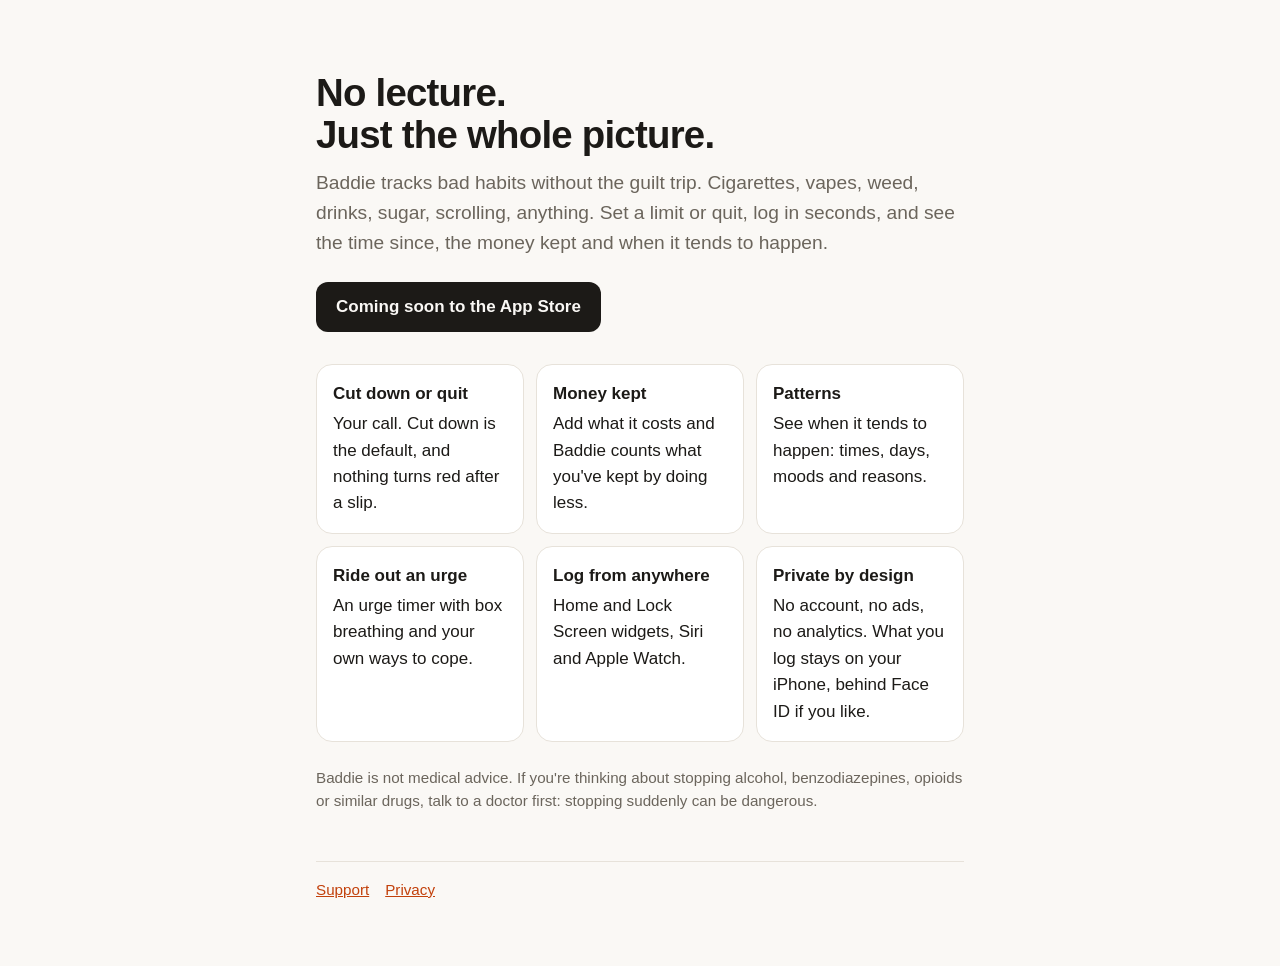
<file: index.html>
<!doctype html>
<html lang="en">
<head>
<meta charset="utf-8">
<meta name="viewport" content="width=device-width, initial-scale=1">
<title>Baddie: Bad Habit Tracker</title>
<meta name="description" content="Track any bad habit without the lecture. Time since, money kept and your patterns. No account, no ads, nothing you log leaves your iPhone.">
<link rel="stylesheet" href="style.css">
</head>
<body>
<main>
  <header class="hero">
    <h1>No lecture.<br>Just the whole picture.</h1>
    <p class="lede">Baddie tracks bad habits without the guilt trip. Cigarettes, vapes, weed, drinks, sugar, scrolling, anything. Set a limit or quit, log in seconds, and see the time since, the money kept and when it tends to happen.</p>
    <span class="badge">Coming soon to the App Store</span>
  </header>

  <div class="cards">
    <div class="card"><strong>Cut down or quit</strong>Your call. Cut down is the default, and nothing turns red after a slip.</div>
    <div class="card"><strong>Money kept</strong>Add what it costs and Baddie counts what you've kept by doing less.</div>
    <div class="card"><strong>Patterns</strong>See when it tends to happen: times, days, moods and reasons.</div>
    <div class="card"><strong>Ride out an urge</strong>An urge timer with box breathing and your own ways to cope.</div>
    <div class="card"><strong>Log from anywhere</strong>Home and Lock Screen widgets, Siri and Apple Watch.</div>
    <div class="card"><strong>Private by design</strong>No account, no ads, no analytics. What you log stays on your iPhone, behind Face ID if you like.</div>
  </div>

  <p class="muted">Baddie is not medical advice. If you're thinking about stopping alcohol, benzodiazepines, opioids or similar drugs, talk to a doctor first: stopping suddenly can be dangerous.</p>

  <nav><a href="support.html">Support</a><a href="privacy.html">Privacy</a></nav>
</main>
</body>
</html>
</file>
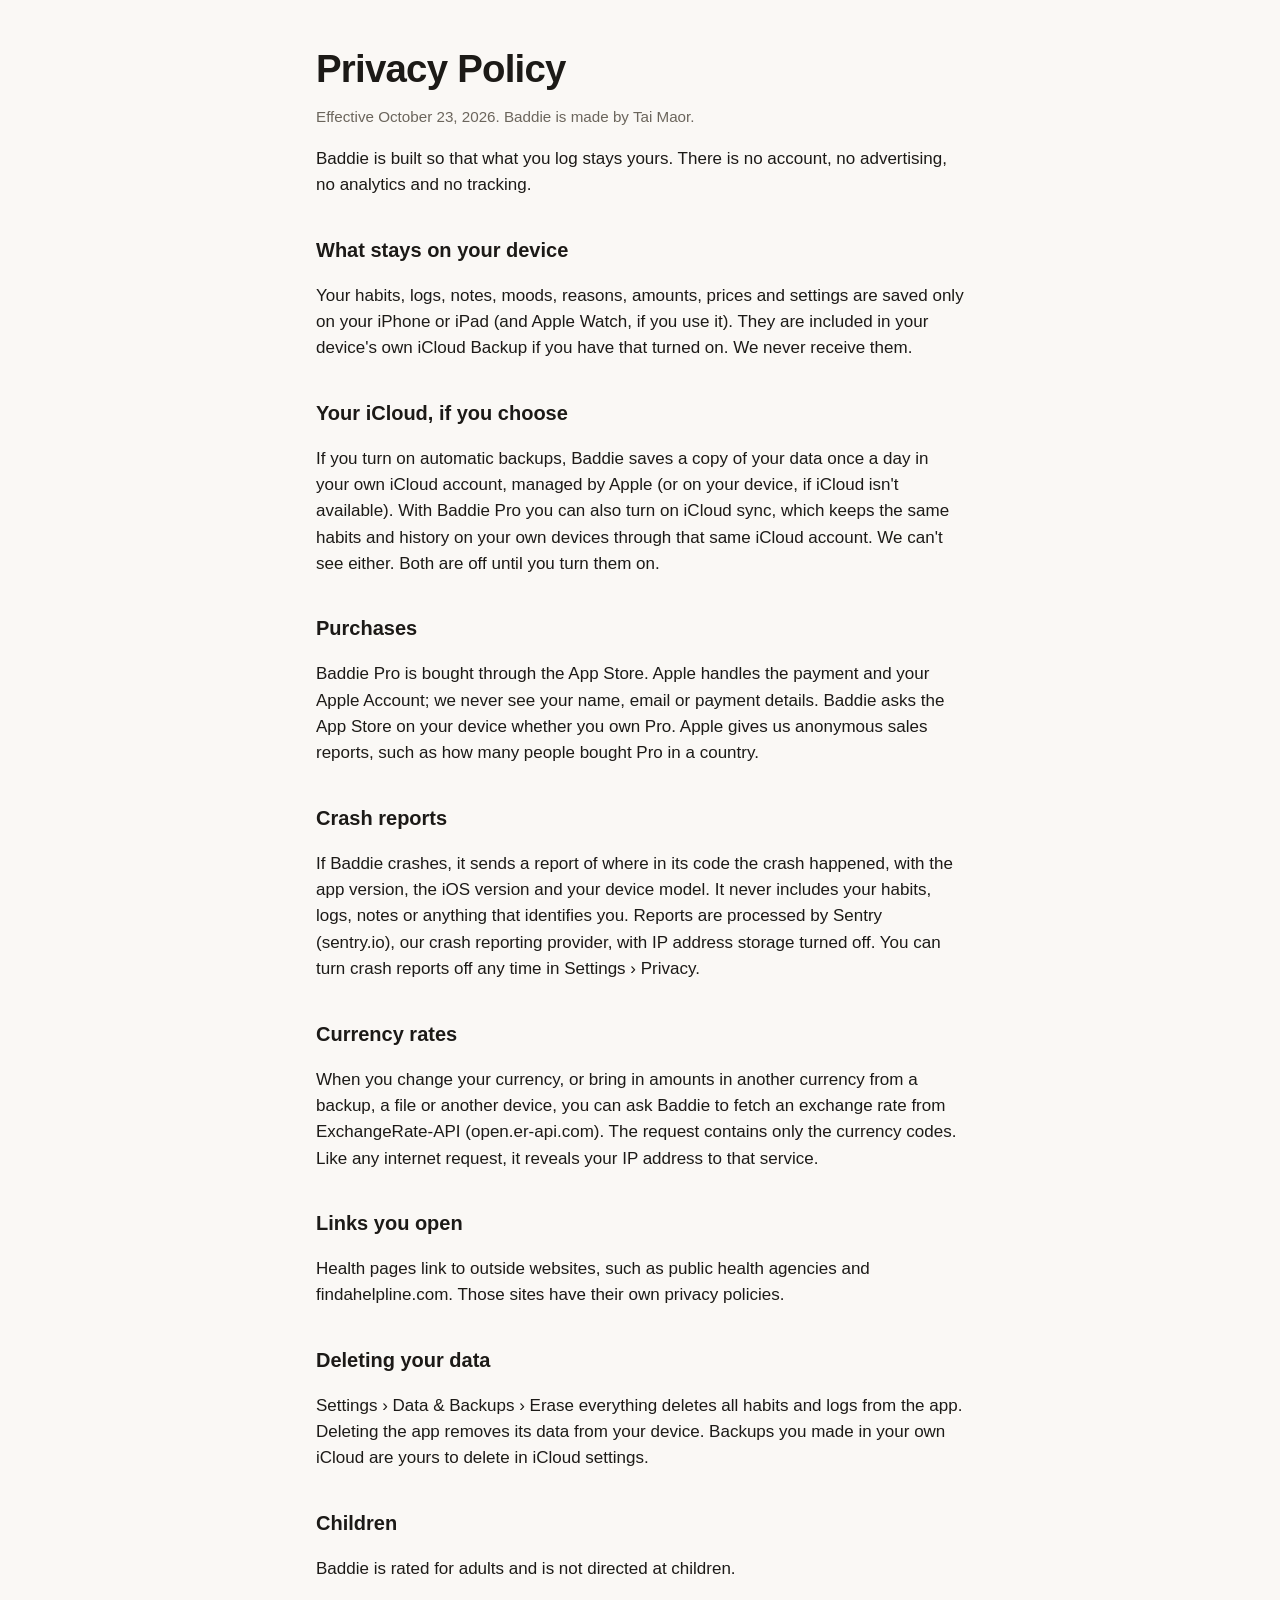
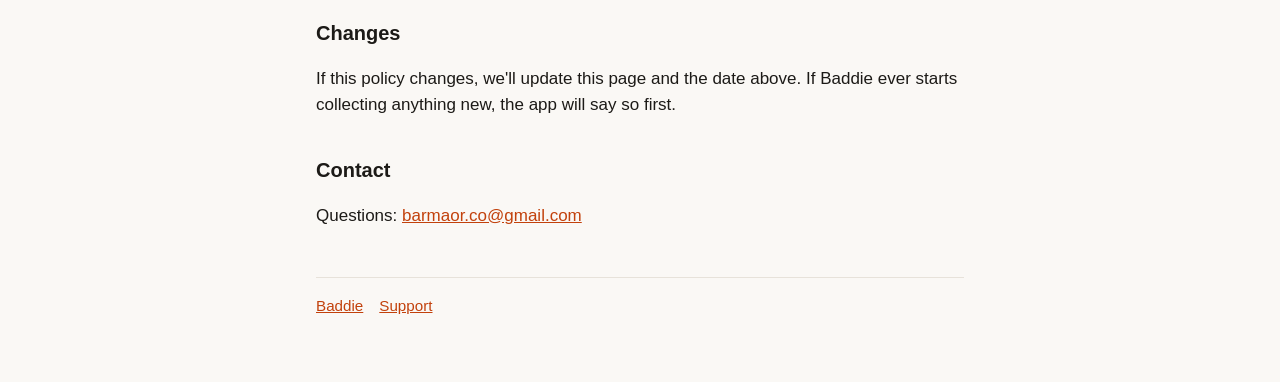
<file: privacy.html>
<!doctype html>
<html lang="en">
<head>
<meta charset="utf-8">
<meta name="viewport" content="width=device-width, initial-scale=1">
<title>Baddie Privacy Policy</title>
<link rel="stylesheet" href="style.css">
</head>
<body>
<main>
  <h1>Privacy Policy</h1>
  <p class="muted">Effective October 23, 2026. Baddie is made by Tai Maor.</p>

  <p>Baddie is built so that what you log stays yours. There is no account, no advertising, no analytics and no tracking.</p>

  <h2>What stays on your device</h2>
  <p>Your habits, logs, notes, moods, reasons, amounts, prices and settings are saved only on your iPhone or iPad (and Apple Watch, if you use it). They are included in your device's own iCloud Backup if you have that turned on. We never receive them.</p>

  <h2>Your iCloud, if you choose</h2>
  <p>If you turn on automatic backups, Baddie saves a copy of your data once a day in your own iCloud account, managed by Apple (or on your device, if iCloud isn't available). With Baddie Pro you can also turn on iCloud sync, which keeps the same habits and history on your own devices through that same iCloud account. We can't see either. Both are off until you turn them on.</p>

  <h2>Purchases</h2>
  <p>Baddie Pro is bought through the App Store. Apple handles the payment and your Apple Account; we never see your name, email or payment details. Baddie asks the App Store on your device whether you own Pro. Apple gives us anonymous sales reports, such as how many people bought Pro in a country.</p>

  <h2>Crash reports</h2>
  <p>If Baddie crashes, it sends a report of where in its code the crash happened, with the app version, the iOS version and your device model. It never includes your habits, logs, notes or anything that identifies you. Reports are processed by Sentry (sentry.io), our crash reporting provider, with IP address storage turned off. You can turn crash reports off any time in Settings › Privacy.</p>

  <h2>Currency rates</h2>
  <p>When you change your currency, or bring in amounts in another currency from a backup, a file or another device, you can ask Baddie to fetch an exchange rate from ExchangeRate-API (open.er-api.com). The request contains only the currency codes. Like any internet request, it reveals your IP address to that service.</p>

  <h2>Links you open</h2>
  <p>Health pages link to outside websites, such as public health agencies and findahelpline.com. Those sites have their own privacy policies.</p>

  <h2>Deleting your data</h2>
  <p>Settings › Data &amp; Backups › Erase everything deletes all habits and logs from the app. Deleting the app removes its data from your device. Backups you made in your own iCloud are yours to delete in iCloud settings.</p>

  <h2>Children</h2>
  <p>Baddie is rated for adults and is not directed at children.</p>

  <h2>Changes</h2>
  <p>If this policy changes, we'll update this page and the date above. If Baddie ever starts collecting anything new, the app will say so first.</p>

  <h2>Contact</h2>
  <p>Questions: <a href="mailto:barmaor.co@gmail.com">barmaor.co@gmail.com</a></p>

  <nav><a href="index.html">Baddie</a><a href="support.html">Support</a></nav>
</main>
</body>
</html>
</file>
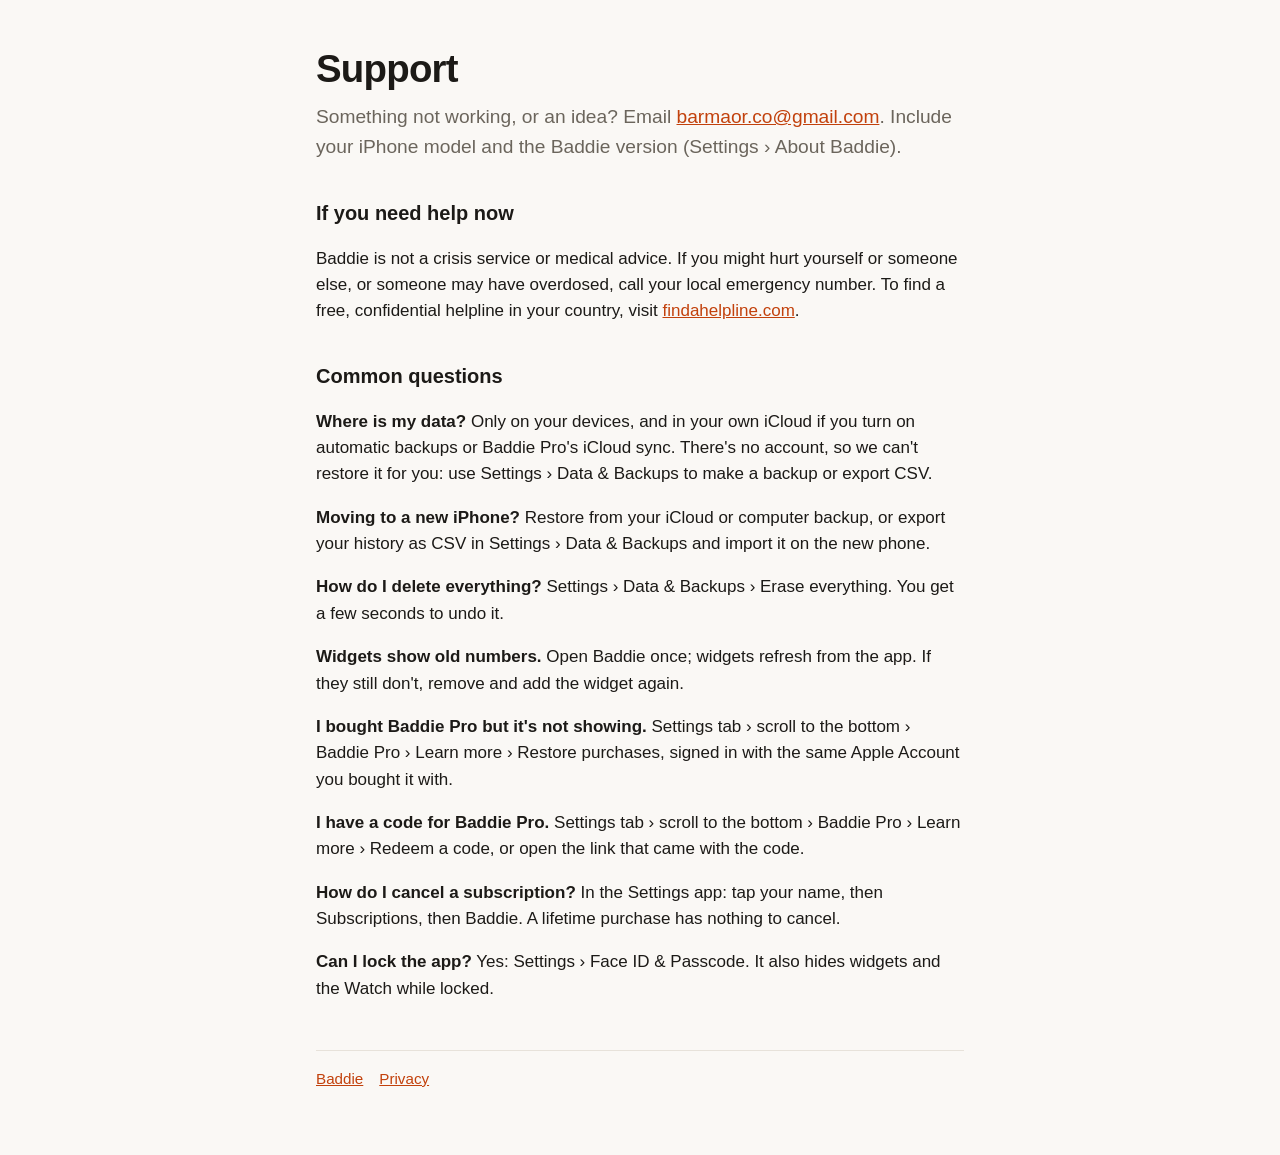
<file: support.html>
<!doctype html>
<html lang="en">
<head>
<meta charset="utf-8">
<meta name="viewport" content="width=device-width, initial-scale=1">
<title>Baddie Support</title>
<link rel="stylesheet" href="style.css">
</head>
<body>
<main>
  <h1>Support</h1>
  <p class="lede">Something not working, or an idea? Email <a href="mailto:barmaor.co@gmail.com">barmaor.co@gmail.com</a>. Include your iPhone model and the Baddie version (Settings › About Baddie).</p>

  <h2>If you need help now</h2>
  <p>Baddie is not a crisis service or medical advice. If you might hurt yourself or someone else, or someone may have overdosed, call your local emergency number. To find a free, confidential helpline in your country, visit <a href="https://findahelpline.com">findahelpline.com</a>.</p>

  <h2>Common questions</h2>
  <p><strong>Where is my data?</strong> Only on your devices, and in your own iCloud if you turn on automatic backups or Baddie Pro's iCloud sync. There's no account, so we can't restore it for you: use Settings › Data &amp; Backups to make a backup or export CSV.</p>
  <p><strong>Moving to a new iPhone?</strong> Restore from your iCloud or computer backup, or export your history as CSV in Settings › Data &amp; Backups and import it on the new phone.</p>
  <p><strong>How do I delete everything?</strong> Settings › Data &amp; Backups › Erase everything. You get a few seconds to undo it.</p>
  <p><strong>Widgets show old numbers.</strong> Open Baddie once; widgets refresh from the app. If they still don't, remove and add the widget again.</p>
  <p><strong>I bought Baddie Pro but it's not showing.</strong> Settings tab › scroll to the bottom › Baddie Pro › Learn more › Restore purchases, signed in with the same Apple Account you bought it with.</p>
  <p><strong>I have a code for Baddie Pro.</strong> Settings tab › scroll to the bottom › Baddie Pro › Learn more › Redeem a code, or open the link that came with the code.</p>
  <p><strong>How do I cancel a subscription?</strong> In the Settings app: tap your name, then Subscriptions, then Baddie. A lifetime purchase has nothing to cancel.</p>
  <p><strong>Can I lock the app?</strong> Yes: Settings › Face ID &amp; Passcode. It also hides widgets and the Watch while locked.</p>

  <nav><a href="index.html">Baddie</a><a href="privacy.html">Privacy</a></nav>
</main>
</body>
</html>
</file>
<file: style.css>
:root {
  --bg: #faf8f5;
  --text: #1c1a17;
  --muted: #6b655c;
  --card: #ffffff;
  --line: #e7e2da;
  --accent: #c2410c;
}
@media (prefers-color-scheme: dark) {
  :root {
    --bg: #121110;
    --text: #f2efe9;
    --muted: #a39d93;
    --card: #1c1b19;
    --line: #2d2b28;
    --accent: #fb923c;
  }
}
* { box-sizing: border-box; }
body {
  margin: 0;
  background: var(--bg);
  color: var(--text);
  font: 17px/1.55 -apple-system, BlinkMacSystemFont, "SF Pro Text", "Helvetica Neue", Arial, sans-serif;
}
main { max-width: 680px; margin: 0 auto; padding: 48px 16px 64px; }
header.hero { padding: 24px 0 8px; }
h1 { font-size: 2.4rem; line-height: 1.1; margin: 0 0 12px; letter-spacing: -0.02em; }
h2 { font-size: 1.25rem; margin: 36px 0 8px; }
p, li { color: var(--text); }
.lede { font-size: 1.2rem; color: var(--muted); margin: 0 0 24px; }
.muted { color: var(--muted); font-size: 0.95rem; }
a { color: var(--accent); }
.cards { display: grid; gap: 12px; grid-template-columns: repeat(auto-fit, minmax(200px, 1fr)); margin: 24px 0; }
.card { background: var(--card); border: 1px solid var(--line); border-radius: 16px; padding: 16px; }
.card strong { display: block; margin-bottom: 4px; }
.badge { display: inline-block; background: var(--text); color: var(--bg); padding: 12px 20px; border-radius: 12px; text-decoration: none; font-weight: 600; }
nav { display: flex; gap: 16px; margin-top: 48px; padding-top: 16px; border-top: 1px solid var(--line); font-size: 0.95rem; }
</file>
